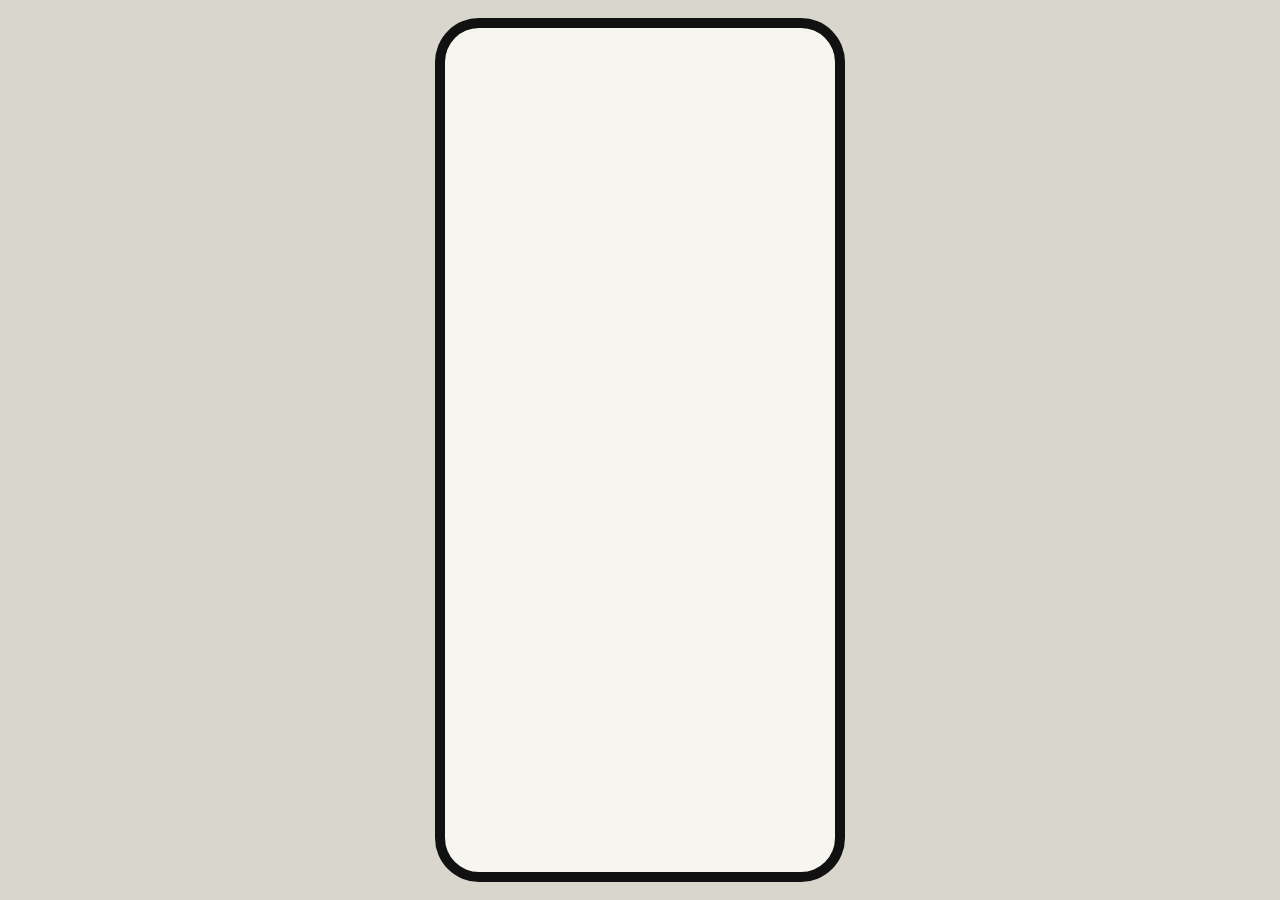
<file: index.html>
<!DOCTYPE html>
<html lang="en">
<head>
  <meta charset="UTF-8">
  <!-- Entry point: Live Server opens this, it goes straight to the first page. -->
  <meta http-equiv="refresh" content="0; url=pages/start/index.html">
  <title></title>
</head>
<body>
  <a href="pages/start/index.html">Open the app</a>
</body>
</html>
</file>
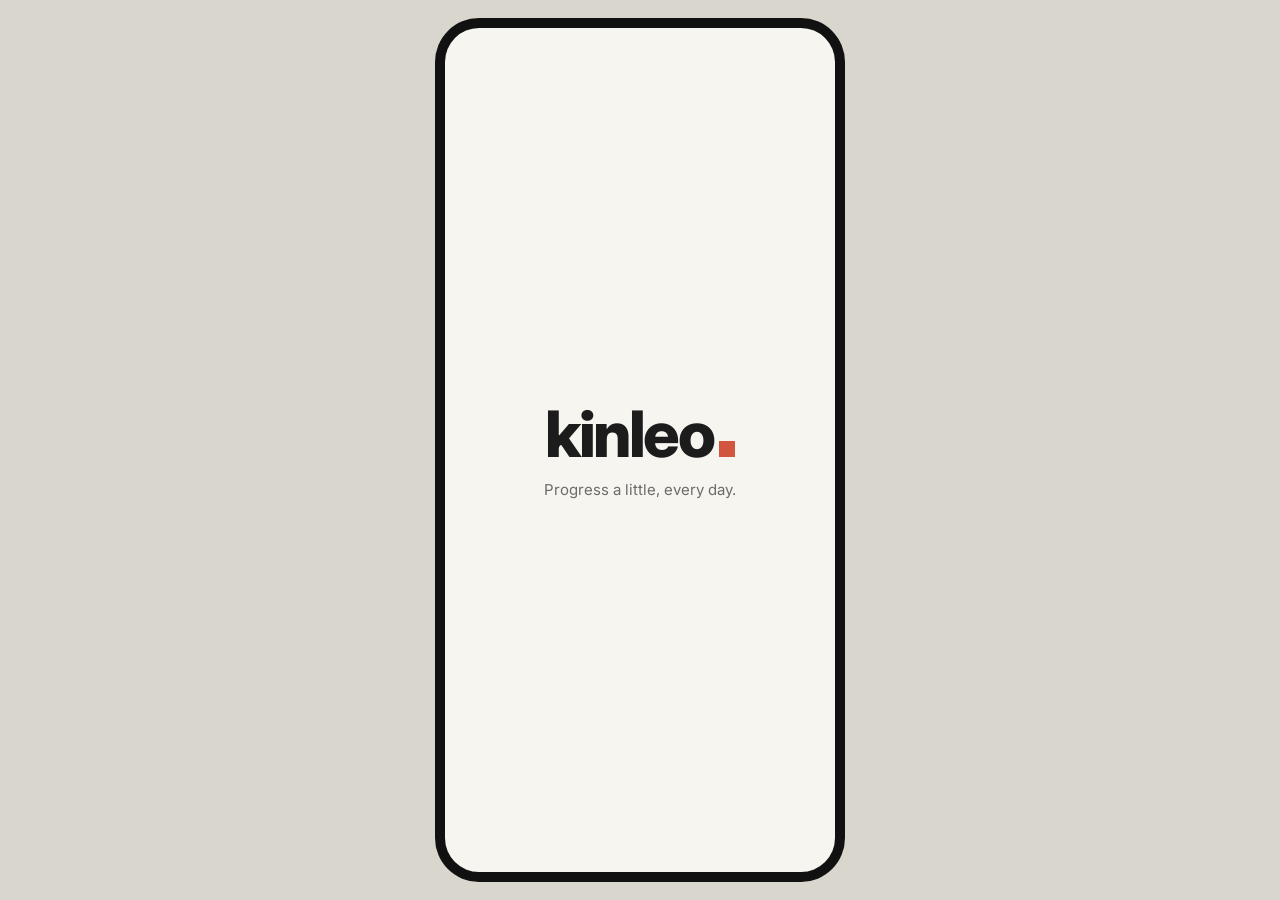
<file: pages/start/index.html>
<!DOCTYPE html>
<html lang="en">
<head>
  <meta charset="UTF-8">
  <meta name="viewport" content="width=device-width, initial-scale=1, viewport-fit=cover">
  <title></title>
  <link href="https://fonts.googleapis.com/css2?family=Inter:wght@400;500;600;700;800&family=Pixelify+Sans:wght@500;600;700&display=swap" rel="stylesheet">
  <link rel="stylesheet" href="../../shared/theme.css">
  <link rel="stylesheet" href="../../character/core/character.css">
  <link rel="stylesheet" href="start.css">
</head>
<body>

  <!-- Start page: the first page of the app.
       The app name and tagline come from BRAND in shared/app.js. -->
  <main class="app start">

    <!-- 1. Intro: big logo, then fades away -->
    <section class="start-intro">
      <div class="kn-logo kn-logo--large start-logo" data-brand-logo></div>
      <p class="start-tagline kn-muted" data-brand-tagline></p>
    </section>

    <!-- 2. Main start screen: fades in after the intro -->
    <section class="start-main" aria-hidden="true">
      <div class="kn-logo" data-brand-logo></div>
      <h1 class="start-headline">Small habits. Visible progress.</h1>

      <!-- The user's character running (filled by start.js) -->
      <div class="start-stage" id="startStage"></div>

      <div class="start-actions">
        <button class="kn-btn kn-btn--primary" data-go="tour">Get started</button>
        <button class="kn-btn kn-btn--text" data-go="login">I already have an account</button>
      </div>
    </section>

  </main>

  <script src="../../shared/app.js"></script>
  <script src="../../character/manifest.js"></script>
  <script src="../../character/core/character.js"></script>
  <script src="start.js"></script>
</body>
</html>
</file>
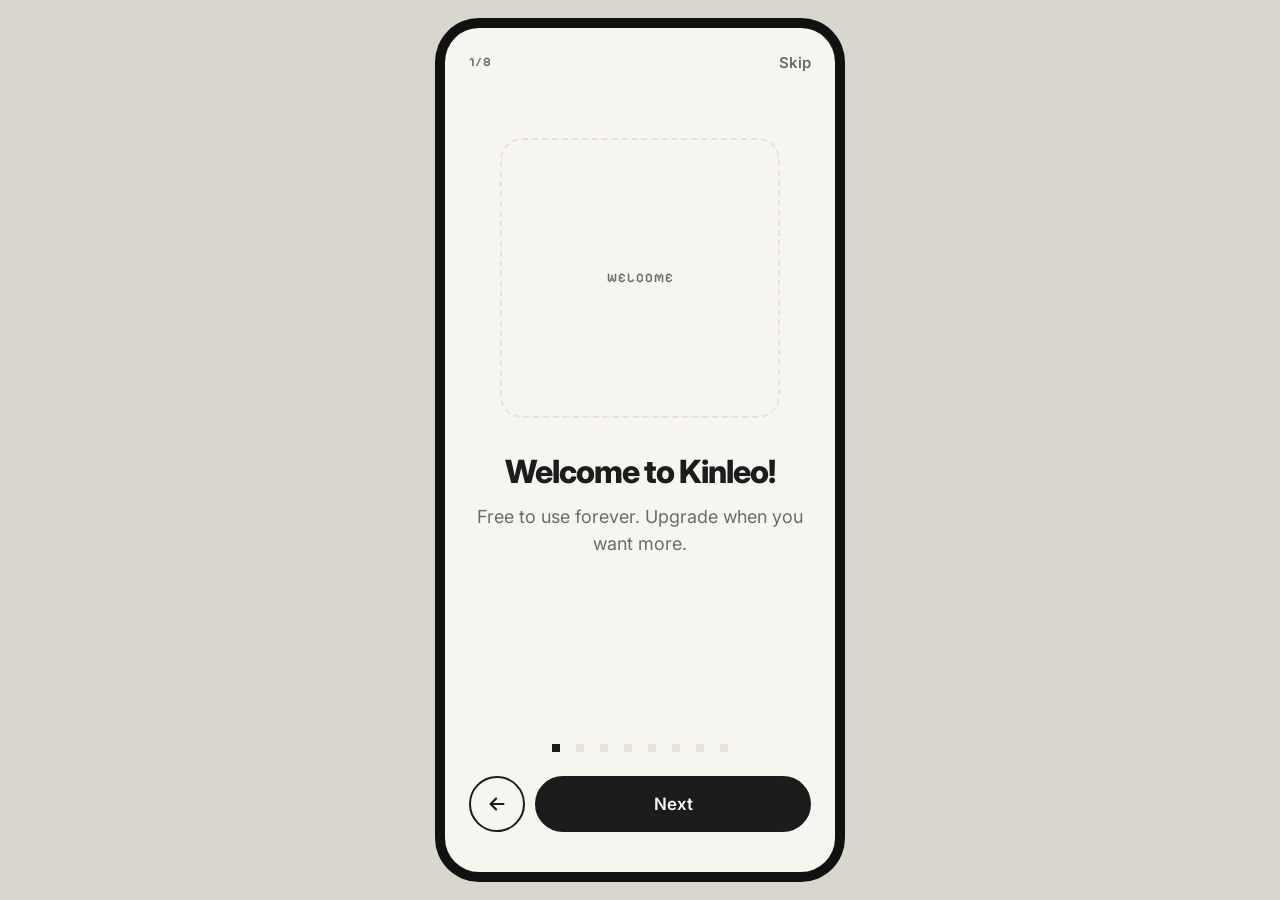
<file: pages/tour/index.html>
<!DOCTYPE html>
<html lang="en">
<head>
  <meta charset="UTF-8">
  <meta name="viewport" content="width=device-width, initial-scale=1, viewport-fit=cover">
  <title></title>
  <link href="https://fonts.googleapis.com/css2?family=Inter:wght@400;500;600;700;800&family=Pixelify+Sans:wght@500;600;700&display=swap" rel="stylesheet">
  <link rel="stylesheet" href="../../shared/theme.css">
  <link rel="stylesheet" href="../../character/core/character.css">
  <link rel="stylesheet" href="tour.css">
</head>
<body>

  <!-- Tour page: swipe through the features after "Get started".
       The slides themselves are listed in tour.js (SLIDES), not here. -->
  <main class="app tour">

    <div class="tour-top">
      <span class="tour-count" id="tourCount" aria-hidden="true"></span>
      <button class="kn-btn kn-btn--text tour-skip" data-go="about-you">Skip</button>
    </div>

    <!-- Slides are added here by tour.js -->
    <div class="tour-track" id="tourTrack" tabindex="0" aria-roledescription="carousel" aria-label="Kinleo features"></div>

    <div class="tour-bottom">
      <div class="tour-dots" id="tourDots" role="tablist" aria-label="Choose a slide"></div>
      <div class="tour-buttons">
        <button class="tour-back" id="tourBack" aria-label="Back">
          <svg width="22" height="22" viewBox="0 0 24 24" fill="none" stroke="currentColor" stroke-width="2.4" stroke-linecap="round" stroke-linejoin="round" aria-hidden="true"><path d="M19 12H5M11 6l-6 6 6 6"/></svg>
        </button>
        <button class="kn-btn kn-btn--primary" id="tourNext">Next</button>
      </div>
    </div>

  </main>

  <script src="../../shared/app.js"></script>
  <script src="../../character/manifest.js"></script>
  <script src="../../character/core/character.js"></script>
  <script src="tour.js"></script>
</body>
</html>
</file>
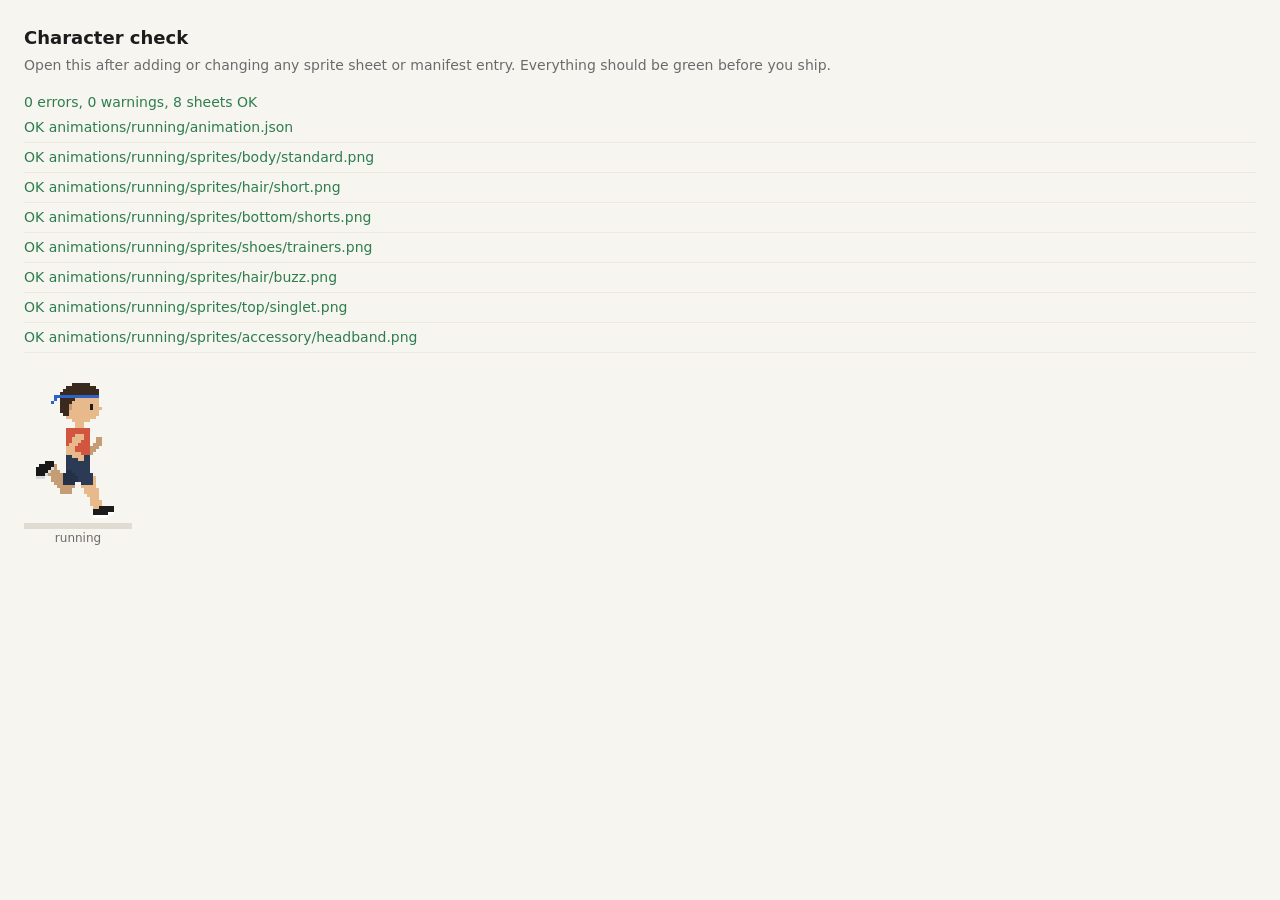
<file: character/testing/check.html>
<!DOCTYPE html>
<html lang="en">
<head>
  <meta charset="UTF-8">
  <meta name="viewport" content="width=device-width, initial-scale=1">
  <title>Character check</title>
  <link rel="stylesheet" href="../core/character.css">
  <style>
    body { margin: 0; padding: 24px; background: #f7f5f0; color: #1c1c1c; font: 14px/1.5 system-ui, sans-serif; }
    h1 { font-size: 18px; margin: 0 0 4px; }
    p { margin: 0 0 16px; color: #6b6b6b; }
    .summary { font-weight: 600; margin-bottom: 12px; }
    ul { list-style: none; padding: 0; margin: 0 0 24px; }
    li { padding: 4px 0; border-bottom: 1px solid #ede9df; }
    .ok { color: #2e7d4f; }
    .warn { color: #c98a1b; }
    .error { color: #c2412d; font-weight: 600; }
    .previews { display: flex; flex-wrap: wrap; gap: 24px; }
    .previews figure { margin: 0; text-align: center; font-size: 12px; color: #6b6b6b; }
  </style>
</head>
<body>
  <h1>Character check</h1>
  <p>Open this after adding or changing any sprite sheet or manifest entry. Everything should be green before you ship.</p>
  <div class="summary" id="summary">Checking…</div>
  <ul id="list"></ul>
  <div class="previews" id="previews"></div>

  <script src="../manifest.js"></script>
  <script src="../core/character.js"></script>
  <script>
    KinleoCharacter.validate().then(function (report) {
      var order = { error: 0, warn: 1, ok: 2 };
      report.sort(function (a, b) { return order[a.level] - order[b.level]; });
      var counts = { ok: 0, warn: 0, error: 0 };
      var list = document.getElementById('list');
      report.forEach(function (r) {
        counts[r.level]++;
        var li = document.createElement('li');
        li.className = r.level;
        li.textContent = (r.level === 'ok' ? 'OK  ' : r.level === 'warn' ? 'WARN  ' : 'ERROR  ') + r.message;
        list.appendChild(li);
      });
      var s = document.getElementById('summary');
      s.textContent = counts.error + ' errors, ' + counts.warn + ' warnings, ' + counts.ok + ' sheets OK';
      s.className = counts.error ? 'error' : counts.warn ? 'warn' : 'ok';
      document.title = counts.error ? 'Character check: FAIL' : 'Character check: PASS';
    });

    // Default character for every animation
    KinleoCharacter.manifest.animations.forEach(function (a) {
      var fig = document.createElement('figure');
      var stage = document.createElement('div');
      var cap = document.createElement('figcaption');
      cap.textContent = a;
      fig.appendChild(stage); fig.appendChild(cap);
      document.getElementById('previews').appendChild(fig);
      KinleoCharacter.play(stage, a, { character: KinleoCharacter.defaults(), showReps: false, scale: 3 });
    });
  </script>
</body>
</html>
</file>
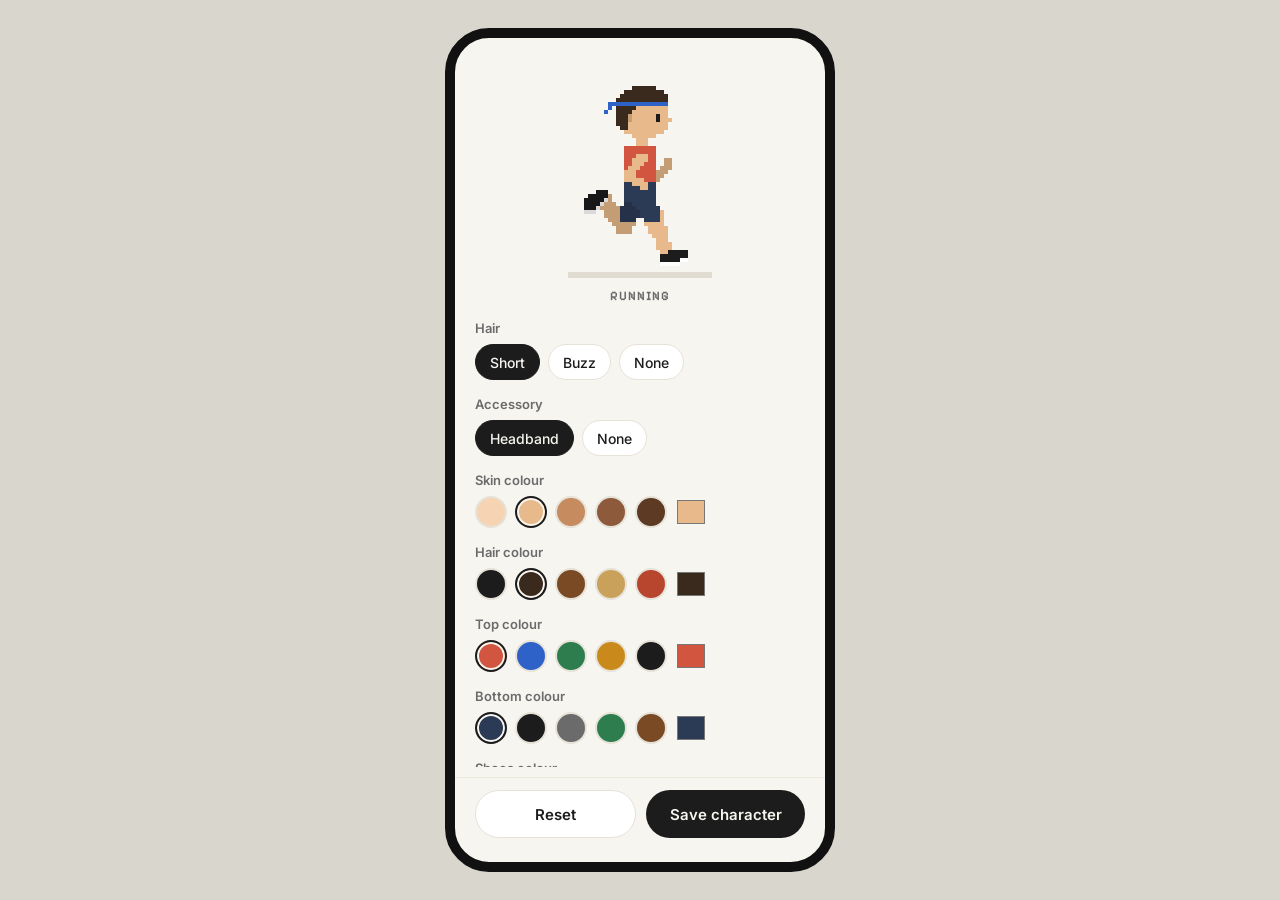
<file: character/testing/demo.html>
<!DOCTYPE html>
<html lang="en">
<head>
  <meta charset="UTF-8">
  <meta name="viewport" content="width=device-width, initial-scale=1">
  <title>Character demo</title>
  <link href="https://fonts.googleapis.com/css2?family=Inter:wght@400;600;700&family=Pixelify+Sans:wght@500;600;700&display=swap" rel="stylesheet">
  <link rel="stylesheet" href="../core/character.css">
  <style>
    body {
      margin: 0;
      min-height: 100vh;
      display: flex;
      align-items: center;
      justify-content: center;
      background: #d9d6ce;
      font-family: 'Inter', sans-serif;
      color: #1c1c1c;
    }
    .phone {
      width: 390px;
      height: 844px;
      box-sizing: border-box;
      background: #f7f5f0;
      border: 10px solid #111;
      border-radius: 44px;
      display: flex;
      flex-direction: column;
      overflow: hidden;
    }
    .preview {
      flex: none;
      padding: 40px 0 16px;
      display: flex;
      flex-direction: column;
      align-items: center;
      gap: 10px;
    }
    .label {
      font-family: 'Pixelify Sans', monospace;
      font-weight: 600;
      font-size: 13px;
      letter-spacing: 1px;
      color: #6b6b6b;
    }
    .controls {
      flex: 1;
      overflow-y: auto;
      padding: 0 20px 20px;
      display: flex;
      flex-direction: column;
      gap: 16px;
    }
    .group h2 {
      margin: 0 0 8px;
      font-size: 13px;
      font-weight: 600;
      color: #6b6b6b;
    }
    .row { display: flex; flex-wrap: wrap; gap: 8px; align-items: center; }
    .chip {
      min-height: 36px;
      padding: 0 14px;
      border-radius: 18px;
      border: 1px solid #e6e2d8;
      background: #fff;
      font: 500 14px 'Inter', sans-serif;
      color: #1c1c1c;
      cursor: pointer;
    }
    .chip[aria-pressed="true"] { background: #1c1c1c; border-color: #1c1c1c; color: #f7f5f0; }
    .swatch {
      width: 32px;
      height: 32px;
      border-radius: 16px;
      border: 2px solid #e6e2d8;
      cursor: pointer;
      padding: 0;
    }
    .swatch[aria-pressed="true"] { border-color: #1c1c1c; box-shadow: 0 0 0 2px #f7f5f0 inset; }
    input[type="color"] { width: 32px; height: 32px; border: none; padding: 0; background: none; cursor: pointer; }
    .actions { display: flex; gap: 10px; padding: 12px 20px 24px; border-top: 1px solid #ede9df; }
    .actions button {
      flex: 1;
      min-height: 48px;
      border-radius: 24px;
      font: 600 15px 'Inter', sans-serif;
      cursor: pointer;
    }
    .save { background: #1c1c1c; color: #f7f5f0; border: none; }
    .reset { background: #fff; color: #1c1c1c; border: 1px solid #e6e2d8; }
    .status { text-align: center; font-size: 12px; color: #2e7d4f; min-height: 16px; margin-top: -6px; }
  </style>
</head>
<body>

  <div class="phone">
    <div class="preview">
      <div id="stage"></div>
      <div class="label" id="animLabel"></div>
    </div>
    <div class="controls" id="controls"></div>
    <div class="status" id="status"></div>
    <div class="actions">
      <button class="reset" id="reset">Reset</button>
      <button class="save" id="save">Save character</button>
    </div>
  </div>

  <script src="../manifest.js"></script>
  <script src="../core/character.js"></script>
  <script>
    // Everything on this page is built from the manifest, so new hair styles,
    // outfits, colours and animations show up here automatically.
    var M = KinleoCharacter.manifest;
    var cfg = KinleoCharacter.load();
    var anim = M.animations[0];
    var labels = {};   // animation name -> label, read from each animation.json
    var player = KinleoCharacter.play(document.getElementById('stage'), anim, { character: cfg });
    var controls = document.getElementById('controls');
    var status = document.getElementById('status');

    function el(tag, attrs, text) {
      var e = document.createElement(tag);
      Object.keys(attrs || {}).forEach(function (k) { e.setAttribute(k, attrs[k]); });
      if (text) e.textContent = text;
      return e;
    }

    function update() {
      player.setCharacter(cfg);
      status.textContent = '';
      build();
    }

    function build() {
      controls.innerHTML = '';
      document.getElementById('animLabel').textContent = (labels[anim] || anim).toUpperCase();

      // Animation picker (only shown once there is more than one)
      if (M.animations.length > 1) {
        var g0 = el('div', { class: 'group' }); g0.appendChild(el('h2', {}, 'Animation'));
        var r0 = el('div', { class: 'row' });
        M.animations.forEach(function (a) {
          var b = el('button', { class: 'chip', 'aria-pressed': String(a === anim) }, labels[a] || a);
          b.onclick = function () {
            anim = a; player.stop();
            player = KinleoCharacter.play(document.getElementById('stage'), anim, { character: cfg });
            build();
          };
          r0.appendChild(b);
        });
        g0.appendChild(r0); controls.appendChild(g0);
      }

      // Shapes
      Object.keys(M.slots).forEach(function (slot) {
        var def = M.slots[slot];
        var options = Object.keys(def.variants);
        if (options.length < 2 && !def.optional) return;   // nothing to choose
        var g = el('div', { class: 'group' }); g.appendChild(el('h2', {}, def.label));
        var r = el('div', { class: 'row' });
        if (def.optional) options = options.concat([null]);
        options.forEach(function (v) {
          var b = el('button', { class: 'chip', 'aria-pressed': String(cfg.parts[slot] === v) }, v === null ? 'None' : def.variants[v]);
          b.onclick = function () { cfg.parts[slot] = v; update(); };
          r.appendChild(b);
        });
        g.appendChild(r); controls.appendChild(g);
      });

      // Colours
      Object.keys(M.colors).forEach(function (c) {
        var def = M.colors[c];
        var g = el('div', { class: 'group' }); g.appendChild(el('h2', {}, def.label + ' colour'));
        var r = el('div', { class: 'row' });
        def.presets.forEach(function (hex) {
          var b = el('button', { class: 'swatch', 'aria-label': hex, 'aria-pressed': String(cfg.colors[c] === hex.toUpperCase()) });
          b.style.background = hex;
          b.onclick = function () { cfg.colors[c] = hex.toUpperCase(); update(); };
          r.appendChild(b);
        });
        var pick = el('input', { type: 'color', value: cfg.colors[c].toLowerCase(), 'aria-label': 'Custom ' + def.label + ' colour' });
        pick.onchange = function () { cfg.colors[c] = pick.value.toUpperCase(); update(); };
        r.appendChild(pick);
        g.appendChild(r); controls.appendChild(g);
      });
    }

    document.getElementById('save').onclick = function () {
      cfg = KinleoCharacter.save(cfg);
      status.textContent = 'Saved. Every animation now uses this character.';
    };
    document.getElementById('reset').onclick = function () {
      cfg = KinleoCharacter.defaults();
      update();
    };

    Promise.all(M.animations.map(function (a) {
      return KinleoCharacter.animation(a).then(function (A) { if (A) labels[a] = A.label; });
    })).then(build);
    build();
  </script>
</body>
</html>
</file>
<file: shared/theme.css>
/* App theme: the default style for every page.
   Colours, fonts, the phone frame and shared parts (logo, buttons).
   Every page links this file first, then its own page CSS. */

:root {
  /* Colours */
  --bg: #F7F5F0;          /* app background */
  --surface: #FFFFFF;     /* cards */
  --ink: #1C1C1C;         /* main text, primary button */
  --muted: #6B6B6B;       /* secondary text */
  --line: #E6E2D8;        /* borders */
  --coral: #D2553F;       /* brand accent (logo dot) */
  --coral-text: #C2412D;  /* coral for text and links (readable on bg) */
  --water: #2F62C9;
  --steps: #2E7D4F;
  --energy: #C98A1B;
  --desk: #D9D6CE;        /* behind the phone frame on desktop */

  /* Fonts */
  --font: 'Inter', system-ui, sans-serif;            /* all text */
  --font-pixel: 'Pixelify Sans', monospace;          /* numbers and stats */

  /* Motion */
  --fade: 250ms;           /* page fade in and out */
}

* { box-sizing: border-box; }

html, body { height: 100%; }

body {
  margin: 0;
  background: var(--desk);
  color: var(--ink);
  font-family: var(--font);
  -webkit-font-smoothing: antialiased;
  display: flex;
  align-items: center;
  justify-content: center;
}

/* ---------- Phone frame ----------
   On a computer the app shows inside a 390 x 844 phone.
   On a real phone it fills the screen. */
.app {
  position: relative;
  width: 390px;
  height: min(844px, calc(100vh - 52px));   /* shrinks to fit short laptop screens */
  background: var(--bg);
  box-shadow: 0 0 0 10px #111;               /* phone bezel, outside the 390px screen */
  border-radius: 34px;
  overflow: hidden;
}

@media (max-width: 500px) {
  body { background: var(--bg); align-items: stretch; }
  .app { width: 100%; height: 100dvh; box-shadow: none; border-radius: 0; }
}

/* Page fade: in on load, out before going to another page (see shared/app.js) */
/* Page changes: the phone frame stays put and only the screen content cross-fades.
   Browsers with cross-page view transitions (recent Chrome, Edge, Safari) blend the
   two pages smoothly; others fall back to a quick fade out and in. */
@view-transition { navigation: auto; }
::view-transition-old(root),
::view-transition-new(root) { animation-duration: var(--fade); }

.app > * { animation: kn-page-in var(--fade) ease-out both; }
@keyframes kn-page-in { from { opacity: 0; } }
body.kn-leaving .app > * { opacity: 0; transition: opacity var(--fade) ease-in; }
html.kn-vt .app > * { animation: none; }   /* view transition handles it instead */

/* ---------- Logo: app name (from BRAND in app.js) + coral square dot ---------- */
.kn-logo {
  display: inline-flex;
  align-items: baseline;
  font-weight: 800;
  font-size: 36px;
  letter-spacing: -1.5px;
  line-height: 1;
}
.kn-logo-dot {
  display: inline-block;
  width: 0.25em;
  height: 0.25em;
  margin-left: 0.08em;
  background: var(--coral);
}
.kn-logo--large { font-size: 64px; letter-spacing: -2.5px; }

/* ---------- Buttons ---------- */
.kn-btn {
  display: flex;
  align-items: center;
  justify-content: center;
  width: 100%;
  min-height: 56px;
  padding: 0 20px;
  border: none;
  border-radius: 28px;
  font: 600 17px var(--font);
  text-decoration: none;
  cursor: pointer;
}
/* Primary: dark pill. Pressing it inverts the colours (light pill, dark outline). */
.kn-btn--primary {
  background: var(--ink);
  color: var(--bg);
  border: 2px solid var(--ink);
  transition: background-color 120ms ease, color 120ms ease, transform 120ms ease;
}
.kn-btn--primary:active,
.kn-btn--primary.is-pressed {
  background: var(--bg);
  color: var(--ink);
  transform: scale(0.98);
}

/* Text button: coral text. Hovering or pressing underlines it. */
.kn-btn--text {
  min-height: 48px;
  background: none;
  color: var(--coral-text);
  font-size: 15px;
  text-decoration-thickness: 2px;
  text-underline-offset: 4px;
}
.kn-btn--text:active,
.kn-btn--text.is-pressed,
.kn-btn--text:focus-visible { text-decoration-line: underline; }
@media (hover: hover) {
  .kn-btn--text:hover { text-decoration-line: underline; }
}
.kn-btn:focus-visible { outline: 3px solid var(--water); outline-offset: 2px; }

/* ---------- Small helpers ---------- */
.kn-muted { color: var(--muted); }
.kn-pixel { font-family: var(--font-pixel); font-weight: 600; }

/* Message shown when a button leads to a page that isn't built yet */
.kn-toast {
  position: absolute;
  left: 50%;
  bottom: 180px;
  transform: translateX(-50%);
  padding: 10px 16px;
  border-radius: 20px;
  background: var(--ink);
  color: var(--bg);
  font-size: 14px;
  white-space: nowrap;
  animation: kn-toast 1.8s ease-out forwards;
  pointer-events: none;
}
@keyframes kn-toast {
  0% { opacity: 0; transform: translate(-50%, 8px); }
  12%, 80% { opacity: 1; transform: translate(-50%, 0); }
  100% { opacity: 0; }
}

@media (prefers-reduced-motion: reduce) {
  .app > * { animation: none; }
  body.kn-leaving .app > * { transition: none; }
}
</file>
<file: character/core/character.css>
/* Kinleo character styles (shared by every animation). Used by core/character.js */

.kn-char {
  display: flex;
  flex-direction: column;
  align-items: center;
}

.kn-char-figure {
  position: relative;
}

/* Keeps pixels sharp when the sprite is scaled up */
.kn-char-sprite {
  background-repeat: no-repeat;
  image-rendering: crisp-edges;
  image-rendering: pixelated;
}

.kn-char-floor {
  height: 6px;
  margin-top: 2px;
  background: #e0dcd2;
}

/* The +1 that floats up on each rep */
.kn-char-plus {
  position: absolute;
  top: 0;
  right: -36px;
  font-family: 'Pixelify Sans', monospace;
  font-weight: 700;
  font-size: 22px;
  color: #2e7d4f;
  pointer-events: none;
  animation: kn-char-plus 0.8s ease-out forwards;
}

@keyframes kn-char-plus {
  0%   { opacity: 0; transform: translateY(8px); }
  15%  { opacity: 1; transform: translateY(0); }
  100% { opacity: 0; transform: translateY(-30px); }
}
</file>
<file: pages/start/start.css>
/* Start page: intro logo, then fades into the main start screen.
   Timing is controlled by start.js adding classes to .start. */

.start-intro,
.start-main {
  position: absolute;
  inset: 0;
}

/* ---------- 1. Intro ---------- */
.start-intro {
  display: flex;
  flex-direction: column;
  align-items: center;
  justify-content: center;
  gap: 14px;
  transition: opacity 400ms ease-in, transform 400ms ease-in;
}

.start-logo {
  opacity: 0;
  transform: scale(0.92);
  animation: start-logo-in 500ms ease-out 100ms forwards;
}

/* the coral dot drops into place after the word */
.start-logo .kn-logo-dot {
  opacity: 0;
  transform: translateY(-14px);
  animation: start-dot-in 350ms cubic-bezier(.3, 1.6, .5, 1) 600ms forwards;
}

.start-tagline {
  margin: 0;
  font-size: 15px;
  opacity: 0;
  animation: start-fade-in 400ms ease-out 900ms forwards;
}

@keyframes start-logo-in { to { opacity: 1; transform: scale(1); } }
@keyframes start-dot-in  { to { opacity: 1; transform: translateY(0); } }
@keyframes start-fade-in { to { opacity: 1; } }

.start.is-intro-done .start-intro {
  opacity: 0;
  transform: scale(1.04);
  pointer-events: none;
}

/* ---------- 2. Start screen ---------- */
.start-main {
  display: flex;
  flex-direction: column;
  gap: 14px;
  padding: 120px 24px 48px;
  opacity: 0;
  transform: translateY(12px);
  pointer-events: none;
  transition: opacity 400ms ease-out, transform 400ms ease-out;
}

.start.is-main .start-main {
  opacity: 1;
  transform: translateY(0);
  pointer-events: auto;
}

.start-headline {
  margin: 0;
  font-size: 26px;
  font-weight: 700;
  letter-spacing: -0.5px;
  line-height: 1.2;
}

/* fills the space between headline and buttons; the workout animation goes here later */
.start-stage {
  flex: 1;
  display: flex;
  align-items: center;
  justify-content: center;
}

.start-actions {
  display: flex;
  flex-direction: column;
  gap: 10px;
}

@media (max-width: 500px) {
  .start-main { padding-top: max(96px, env(safe-area-inset-top)); padding-bottom: max(32px, env(safe-area-inset-bottom)); }
}

@media (prefers-reduced-motion: reduce) {
  .start-logo, .start-logo .kn-logo-dot, .start-tagline { animation: none; opacity: 1; transform: none; }
  .start-intro, .start-main { transition: none; }
}

/* Coming back to this page: show the main screen at once, no intro, no fade */
.start.no-intro .start-intro { display: none; }
.start.no-intro .start-main { transition: none; }
</file>
<file: pages/tour/tour.css>
/* Tour page: one slide per feature, swiped sideways.
   Every slide has the same layout so titles line up:
   animation box (fixed size), title and text (fixed height), then dots and buttons. */

.tour {
  display: flex;
  flex-direction: column;
  --art: clamp(160px, 34vh, 280px);   /* animation box size, shrinks on short screens */
}

/* ---------- Top: counter and Skip ---------- */
.tour-top {
  flex: none;
  display: flex;
  justify-content: space-between;
  align-items: center;
  padding: 12px 12px 0 24px;
}
.tour-count {
  font-family: var(--font-pixel);
  font-weight: 600;
  font-size: 13px;
  letter-spacing: 1px;
  color: var(--muted);
}
.tour-skip {
  width: auto;
  min-height: 44px;
  padding: 0 12px;
  color: var(--muted);
}

/* ---------- Slides: a rail that slides one slide at a time (moved by tour.js) ---------- */
.tour-track {
  flex: 1;
  min-height: 0;
  overflow: hidden;
  outline: none;
  touch-action: pan-y;          /* sideways swipes are handled by tour.js */
  user-select: none;
  -webkit-user-select: none;
}
.tour-track.is-dragging { cursor: grabbing; }
.tour-rail {
  display: flex;
  height: 100%;
  will-change: transform;
}
.tour-rail.is-animating { transition: transform 380ms cubic-bezier(.2, .8, .2, 1); }

.tour-slide {
  flex: 0 0 100%;
  display: flex;
  flex-direction: column;
  align-items: center;
  padding: clamp(16px, 6vh, 56px) 32px 0;
  text-align: center;
}

/* the animation area: same size and position on every slide */
.tour-art {
  flex: none;
  width: var(--art);
  height: var(--art);
  display: flex;
  align-items: center;
  justify-content: center;
  border: 2px solid transparent;
  border-radius: 22px;
}
/* pixel speech bubble beside the character's head (e.g. "hi!"),
   on the left so it stays clear of the waving hand */
.tour-art { position: relative; }
.tour-bubble {
  position: absolute;
  top: 6%;
  left: 6%;
  padding: 6px 10px 7px;
  background: var(--surface);
  border: 2px solid var(--ink);
  font-family: var(--font-pixel);
  font-weight: 700;
  font-size: 20px;
  line-height: 1;
  color: var(--ink);
  animation: tour-bubble 1.2s steps(1, end) infinite;
}
/* little square tail pointing down-right towards the character */
.tour-bubble::after {
  content: '';
  position: absolute;
  right: 6px;
  bottom: -8px;
  width: 6px;
  height: 6px;
  background: var(--surface);
  border: 2px solid var(--ink);
  border-top: none;
  border-left: none;
}
@keyframes tour-bubble {
  0%   { transform: translateY(0); }
  50%  { transform: translateY(-3px); }
}

/* placeholder until the feature's animation is made */
.tour-art--empty {
  border: 2px dashed var(--line);
  font-family: var(--font-pixel);
  font-weight: 600;
  font-size: 13px;
  letter-spacing: 1px;
  color: var(--muted);
  text-transform: uppercase;
}

/* title and text: fixed height, so two-line titles grow down without moving anything */
.tour-words {
  flex: none;
  height: 160px;
  margin-top: clamp(20px, 4vh, 36px);
  display: flex;
  flex-direction: column;
  align-items: center;
  gap: 12px;
}
.tour-title {
  margin: 0;
  font-size: 32px;
  font-weight: 800;
  letter-spacing: -1px;
  line-height: 1.15;
}
.tour-text {
  margin: 0;
  font-size: 18px;
  line-height: 1.5;
  color: var(--muted);
}

/* ---------- Bottom: dots, Back and Next ---------- */
.tour-bottom {
  flex: none;
  display: flex;
  flex-direction: column;
  gap: 16px;
  padding: 12px 24px 40px;
}

/* square dots; the current one turns dark */
.tour-dots {
  display: flex;
  justify-content: center;
  gap: 4px;
}
.tour-dot {
  width: 20px;              /* tap area */
  height: 24px;
  padding: 0;
  border: none;
  background: none;
  cursor: pointer;
  display: flex;
  align-items: center;
  justify-content: center;
}
.tour-dot::before {
  content: '';
  width: 8px;
  height: 8px;
  background: var(--line);
  transition: background-color 150ms ease;
}
.tour-dot[aria-selected="true"]::before { background: var(--ink); }
.tour-dot:focus-visible { outline: 3px solid var(--water); outline-offset: 0; }

.tour-buttons {
  display: flex;
  gap: 10px;
}
.tour-buttons .kn-btn--primary { flex: 1; width: auto; }

/* round outlined back button */
.tour-back {
  flex: none;
  width: 56px;
  height: 56px;
  padding: 0;
  border: 2px solid var(--ink);
  border-radius: 28px;
  background: var(--bg);
  color: var(--ink);
  display: flex;
  align-items: center;
  justify-content: center;
  cursor: pointer;
  transition: background-color 120ms ease, color 120ms ease, transform 120ms ease;
}
.tour-back:active,
.tour-back.is-pressed { background: var(--ink); color: var(--bg); transform: scale(0.96); }
.tour-back:focus-visible { outline: 3px solid var(--water); outline-offset: 2px; }

@media (max-width: 500px) {
  .tour-top { padding-top: max(12px, env(safe-area-inset-top)); }
  .tour-bottom { padding-bottom: max(32px, env(safe-area-inset-bottom)); }
}

/* short screens: tighter text area */
@media (max-height: 760px) {
  .tour-words { height: 140px; }
  .tour-title { font-size: 28px; }
  .tour-text { font-size: 16px; }
  .tour-bottom { padding-bottom: 28px; }
}

@media (prefers-reduced-motion: reduce) {
  .tour-dot::before, .tour-back { transition: none; }
  .tour-bubble { animation: none; }
}
</file>
